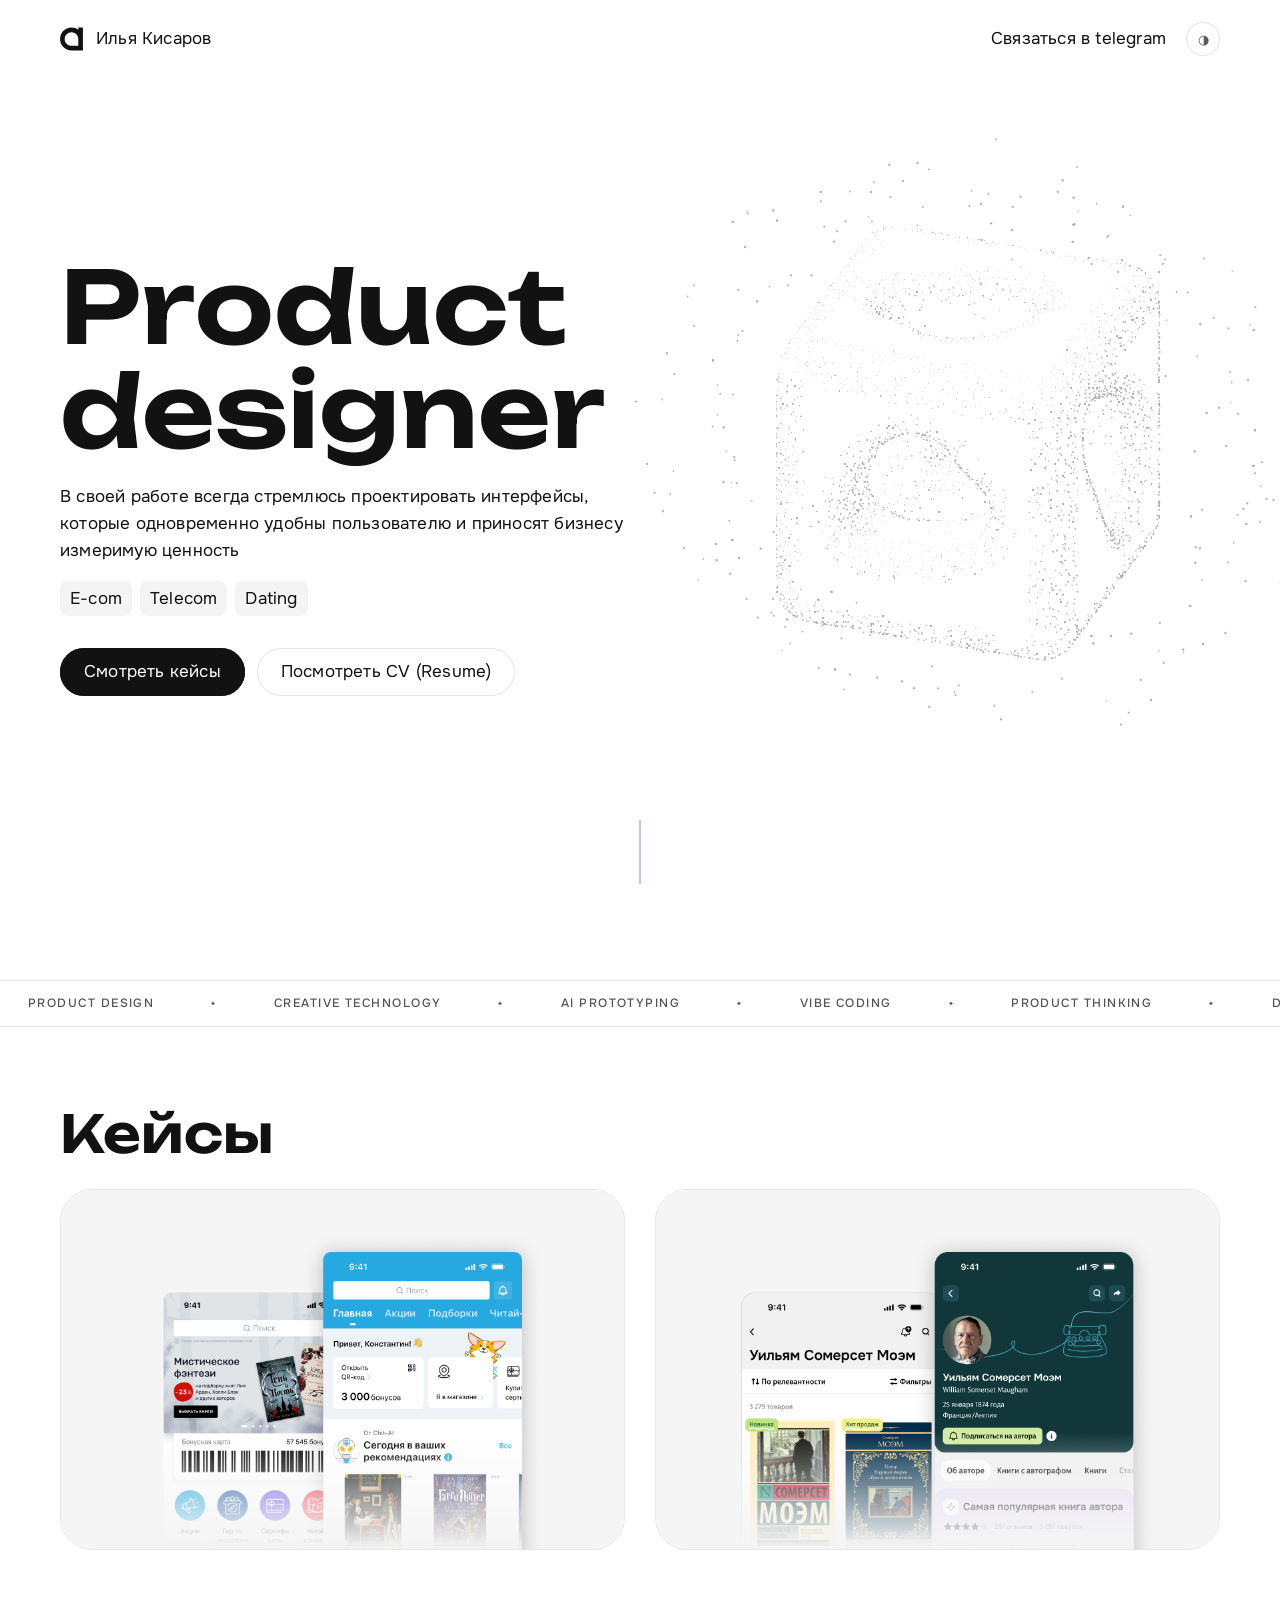
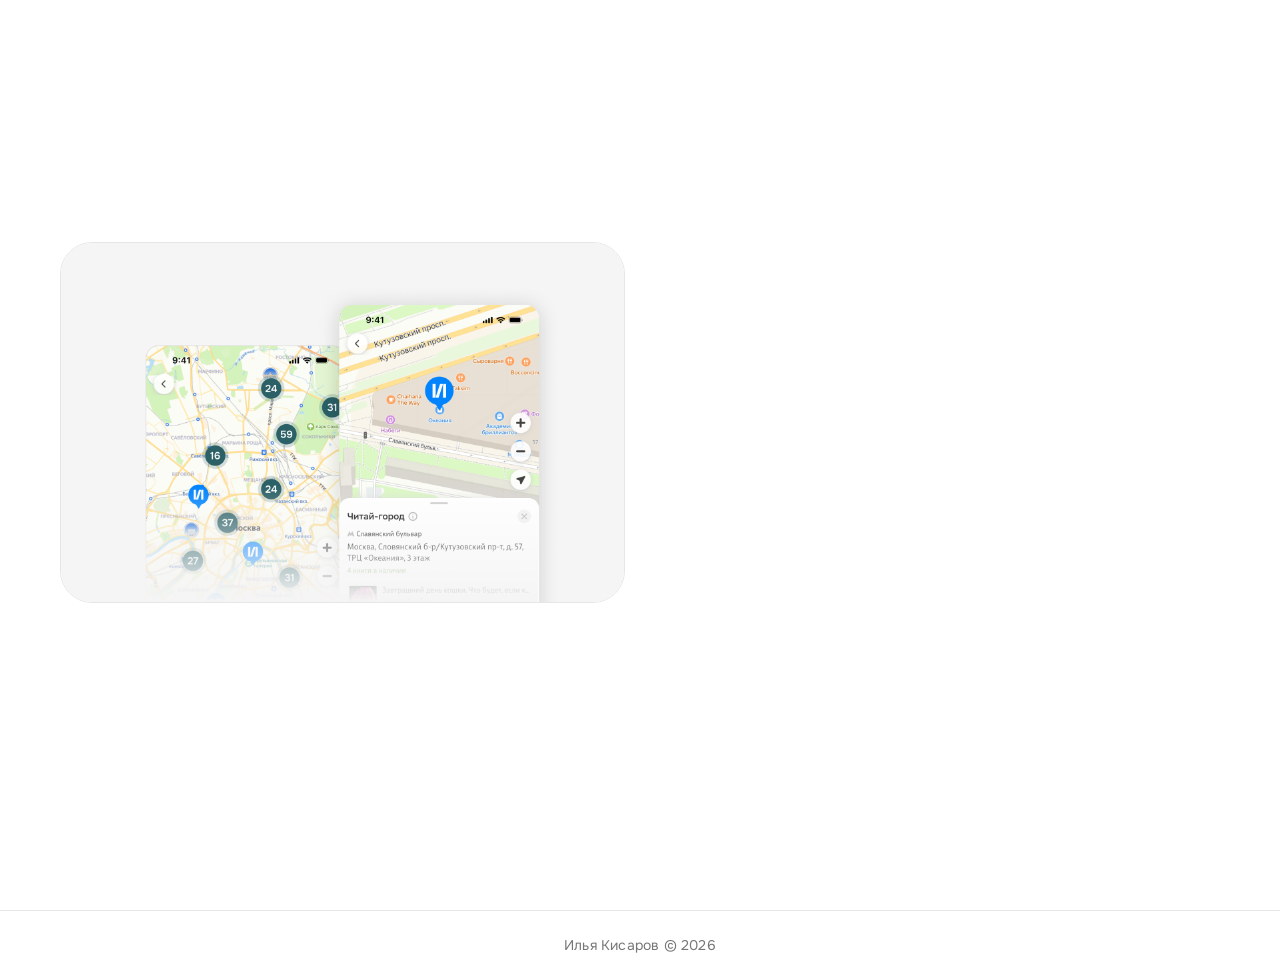
<file: index.html>
<!DOCTYPE html>
<html lang="ru">
<head>
  <meta charset="UTF-8">
  <meta name="viewport" content="width=device-width, initial-scale=1.0">
  <title>Илья Кисаров — Product Designer</title>
  <link rel="icon" href="./img/favicon.ico" type="image/x-icon">
  <link rel="preconnect" href="https://fonts.googleapis.com">
  <link rel="preconnect" href="https://fonts.gstatic.com" crossorigin>
  <link href="https://fonts.googleapis.com/css2?family=Google+Sans:ital,opsz,wght@0,17..18,400..700;1,17..18,400..700&amp;family=Onest:wght@100..900&amp;family=Unbounded:wght@200..900&amp;display=swap" rel="stylesheet" media="print" onload="this.media='all'" onerror="this.dataset.fontError=''" data-page-fonts="600 1em Unbounded,400 1em Onest,500 1em Onest">
  <noscript>
    <link href="https://fonts.googleapis.com/css2?family=Google+Sans:ital,opsz,wght@0,17..18,400..700;1,17..18,400..700&amp;family=Onest:wght@100..900&amp;family=Unbounded:wght@200..900&amp;display=swap" rel="stylesheet">
  </noscript>
  <script src="./js/page-loader.js" data-hero-geometry="./img/system/hero-cube.buf"></script>
  <script src="./js/main.js" defer></script>
  <link rel="stylesheet" href="./style/style.css">
  <script src="./js/palette.js" defer></script>
  <script src="./js/weight-hover.js" defer></script>
  <script src="./js/intro-reveal.js" defer></script>
  <script src="./js/screen-paint.js" defer></script>
  <script src="./js/hero-cube.js" defer></script>
  <script src="./js/card-image-hover.js" defer></script>
  <script src="./js/card-scroll-warp.js" defer></script>
</head>
<body>
  <div class="page-loader">
    <svg class="page-loader__spiral" viewBox="0 0 1000 1000" fill="none" preserveAspectRatio="none" aria-hidden="true">
      <path d="M43 259C296 11.5688 994 -3 922.994 498.259C851.988 999.517 281.229 1004.28 123 767C-35.2287 529.721 179 259 472 259C765 259 792 498.259 659 654C526 809.741 319 755 285 669.001C251 583.001 299 452 496 452C693 452 876.073 639.171 935 937.001" pathLength="1" stroke="currentColor" stroke-linecap="round" stroke-linejoin="round"/>
    </svg>
    <span class="page-loader__progress" role="progressbar" aria-label="Загрузка сайта" aria-valuenow="0">0%</span>
  </div>
  <nav id="nav" class="site-nav" aria-label="Навигация">
    <span class="nav-logo">
      <img src="./img/logo_a.svg" width="24" height="24" alt="">
      <span>Илья Кисаров</span>
    </span>
    <div class="nav-right">
      <a href="https://t.me/iananaz" target="_blank" rel="noopener" class="button nav-contact">Связаться в telegram</a>
      <button class="theme-btn" type="button" aria-label="Включить тёмную тему">
        <span class="t-icon" aria-hidden="true">◑</span>
        <span class="button__ink" aria-hidden="true">◑</span>
      </button>
    </div>
  </nav>
  <div class="page">
    <div class="container">

      <!-- Hero Section -->
      <section class="hero">
        <div class="hero__content">
          <h1 class="hero__name" data-depth="1" aria-label="Product designer">
            <span class="hero__title-variant" data-current aria-hidden="true">Product</span>
            <span class="hero__title-variant" aria-hidden="true">AI-native</span>
            <span class="hero__title-variant" aria-hidden="true"><span class="hero__title-long-word">Experience</span></span>
            <span class="hero__title-variant" aria-hidden="true">Creative</span>
            <span class="hero__title-suffix" aria-hidden="true">designer</span>
          </h1>
          <div data-reveal-delay="0">
            <p class="hero__bio" data-depth="0.5">В своей работе всегда стремлюсь проектировать интерфейсы, которые одновременно удобны пользователю и приносят бизнесу измеримую ценность</p>
          </div>
          <div data-reveal-delay="120">
            <ul class="hero__skills" data-depth="0.5" role="list">
              <li class="hero__badge">E-com</li>
              <li class="hero__badge">Telecom</li>
              <li class="hero__badge">Dating</li>
            </ul>
          </div>
          <div data-reveal-delay="360">
            <div class="hero__links" data-depth="0.3">
              <a href="#projects-title" class="button primary">Смотреть кейсы</a>
              <a href="https://drive.google.com/file/d/12_Z9RBafmloS2RiC_0VtZUABC2Uxm3ab/view?usp=sharing" target="_blank" class="button secondary">Посмотреть CV (Resume)</a>
            </div>
          </div>
        </div>
        <div class="hero__cube" aria-hidden="true"><canvas></canvas></div>
        <div class="scroll-hint" aria-hidden="true"></div>
      </section>

      <div class="marquee-wrap" lang="en">
        <div class="marquee-track">
          <ul class="marquee-group" role="list">
            <li>Product Design</li>
            <li>Creative Technology</li>
            <li>AI Prototyping</li>
            <li>Vibe Coding</li>
            <li>Product Thinking</li>
            <li>Design Systems</li>
            <li>0→1 Product Work</li>
            <li>A/B Testing</li>
            <li>UX Testing</li>
            <li>Design × Engineering</li>
            <li>AI-assisted Workflows</li>
            <li>Animation</li>
          </ul>
          <ul class="marquee-group" aria-hidden="true">
            <li>Product Design</li>
            <li>Creative Technology</li>
            <li>AI Prototyping</li>
            <li>Vibe Coding</li>
            <li>Product Thinking</li>
            <li>Design Systems</li>
            <li>0→1 Product Work</li>
            <li>A/B Testing</li>
            <li>UX Testing</li>
            <li>Design × Engineering</li>
            <li>AI-assisted Workflows</li>
            <li>Animation</li>
          </ul>
        </div>
      </div>

      <!-- Projects Grid -->
      <section class="projects" aria-labelledby="projects-title">
        <h2 class="projects__title" id="projects-title">Кейсы</h2>
        <div class="projects__grid">
          <!-- Card 1 -->
          <a href="./page/redesign_dashboard.html" class="card">
            <div class="card__image">
              <img src="./img/cover/redesign_dashboard.webp" alt="Редизайн Главного экрана">
            </div>
            <div class="card__content">
              <div data-reveal-delay="0">
                <p class="caption">Читай-город • app</p>
              </div>
              <h3 class="card__title">Редизайн Главного экрана</h3>
              <div data-reveal-delay="120">
                <p class="card__description">Масштабная переработка навигации и начального вьюпорта</p>
              </div>
            </div>
          </a>

          <!-- Card 2 -->
          <a href="./page/new_section_author.html" class="card">
            <div class="card__image">
              <img src="./img/cover/new_section_author.webp" alt="Новый раздел Авторы">
            </div>
            <div class="card__content">
              <div data-reveal-delay="0">
                <p class="caption">Читай-город • app</p>
              </div>
              <h3 class="card__title">Новый раздел «Авторы»</h3>
              <div data-reveal-delay="120">
                <p class="card__description">Переработка экрана автора, чтобы он стал более полезным для выбора книг и помогал пользователям в поиске контента</p>
              </div>
            </div>
          </a>

          <!-- Card 3 -->
          <a href="./page/new_flow_booking.html" class="card">
            <div class="card__image">
              <img src="./img/cover/new_flow_booking.webp" alt="Новое флоу бронирования">
            </div>
            <div class="card__content">
              <div data-reveal-delay="0">
                <p class="caption">Читай-город • app</p>
              </div>
              <h3 class="card__title">Новое флоу бронирования</h3>
              <div data-reveal-delay="120">
                <p class="card__description">Упрощаю пользовательский путь, сокращая процесс оформления до одного клика</p>
              </div>
            </div>
          </a>
        </div>
      </section>
      <footer class="site-footer" id="contact">
        <p>Илья Кисаров © 2026</p>
      </footer>
    </div>
  </div>
  <div class="project-cursor" aria-hidden="true">
    <svg class="project-cursor__arrow" xmlns="http://www.w3.org/2000/svg" width="24" height="24" fill="none" viewBox="0 0 24 24">
      <path stroke="currentColor" stroke-linecap="round" stroke-linejoin="round" stroke-width="2" d="M3.515 12h16.97m0 0L13.01 4.525M20.485 12l-7.475 7.476"></path>
    </svg>
  </div>
</body>
</html>
</file>
<file: style/style.css>
:root {
  color-scheme: light;
  /* Фоны и границы */
  --color-page-bg: #fff;
  --color-page-loader: #121212;
  --color-case-header-bg: #f5f5f5;
  --color-border: #e6e6e6;
  --color-divider: #dadada;

  /* Текст и ссылки */
  --color-text: #121212;
  --color-text-secondary: #525252;
  --color-caption: #777;
  --color-text-positive: #0d8c5e;
  --color-card-link-hover: #1858c7;

  /* Кнопки */
  --color-button-bg: #121212;
  --color-button-text: #fff;
  --color-button-primary-bg-hover: var(--color-page-bg);
  --color-button-primary-text-hover: var(--color-text);
  --color-button-back-bg-hover: #303030;
  --color-button-outline: #0000001a;
  --color-button-outline-hover: #121212;

  /* Плавающая навигация */
  --color-nav-bg: #f4f4f4;
  --color-nav-muted: #5b5a57;

  /* Подсветка и бейджи */
  --color-case-glow: #6366f1;
  --color-case-glow-authors: #20acbb;
  --color-badge-bg: #f8ede2;
  --color-badge-text: #d86111;
  --color-skill-badge-bg: #f4f4f4;

  /* Линия при прокрутке и частицы куба */
  --color-scroll-line-start: #2a38ee;
  --color-scroll-line-end: #5a90ff;
  --color-scroll-hint: #1858c7;
  --color-cube-particles: #b1b1b1;

  /* Белый слой нужен для инверсии изображения под курсором в обеих темах. */
  --color-project-cursor-bg: #fff;
  --color-project-cursor-icon: #121212;

  --page-max-width: 1920px;
  --page-gutter: 100px;
  --page-inline-edge: max(var(--page-gutter), calc((100% - var(--page-max-width)) / 2 + var(--page-gutter)));
}

:root[data-theme="dark"] {
  color-scheme: dark;

  /* Фоны и границы */
  --color-page-bg: #121212;
  --color-page-loader: #080808;
  --color-page-loader-spiral: #242424;
  --color-case-header-bg: #1c1c1c;
  --color-border: #333;
  --color-divider: #3d3d3d;

  /* Текст и ссылки */
  --color-text: #f4f4f4;
  --color-text-secondary: #b5b5b5;
  --color-caption: #a1a1a1;
  --color-text-positive: #50d49c;
  --color-card-link-hover: #79a6ff;

  /* Кнопки */
  --color-button-bg: #f4f4f4;
  --color-button-text: #121212;
  --color-button-back-bg-hover: #d8d8d8;
  --color-button-outline: #ffffff26;
  --color-button-outline-hover: #f4f4f4;

  /* Плавающая навигация */
  --color-nav-bg: #242424;
  --color-nav-muted: #b5b5b5;

  /* Подсветка и бейджи */
  --color-case-glow: #8183ff;
  --color-case-glow-authors: #39c5d2;
  --color-badge-bg: #35251a;
  --color-badge-text: #ffa866;
  --color-skill-badge-bg: #242424;

  /* Линии и частицы куба */
  --color-scroll-line-start: #7b83ff;
  --color-scroll-line-end: #8db2ff;
  --color-scroll-hint: #79a6ff;
  --color-cube-particles: #606060;

  --color-project-cursor-icon: #000;
}

*,
*::before,
*::after {
  margin: 0;
  padding: 0;
  box-sizing: border-box;
}

html {
  background-color: var(--color-page-bg);
  -webkit-text-size-adjust: 100%;
  text-size-adjust: 100%;
  cursor: url("../img/system/cursor.png") 1 1, auto;
  cursor: -webkit-image-set(url("../img/system/cursor.png") 1x, url("../img/system/cursor@2x.png") 2x) 1 1, auto;
  cursor: image-set(url("../img/system/cursor.png") 1x, url("../img/system/cursor@2x.png") 2x) 1 1, auto;
}

a,
button,
summary,
select,
label:has(input[type="checkbox"]),
[role="button"],
input[type="submit"] {
  cursor: url("../img/system/cursor-hand.png") 11 1, pointer;
  cursor: -webkit-image-set(url("../img/system/cursor-hand.png") 1x, url("../img/system/cursor-hand@2x.png") 2x) 11 1, pointer;
  cursor: image-set(url("../img/system/cursor-hand.png") 1x, url("../img/system/cursor-hand@2x.png") 2x) 11 1, pointer;
}

img {
  display: block;
  max-width: 100%;
}

body {
  font-family: 'Onest', Arial, Helvetica, sans-serif;
  font-size: calc(1rem + 2px);
  letter-spacing: 0.2px;
  background: var(--color-page-bg);
  color: var(--color-text);
  -webkit-font-smoothing: antialiased;
}

/* Все заголовки, включая добавленные позже в HTML. */
h1, h2, h3, h4, h5, h6, [role="heading"] {
  font-family: "Unbounded", sans-serif;
  letter-spacing: normal;
  font-optical-sizing: auto;
  font-style: normal;
  overflow-wrap: anywhere;
}

.weight-hover-word {
  display: inline-block;
  width: max-content;
  max-width: 100%;
  vertical-align: baseline;
}

.weight-hover-letter {
  display: inline-block;
  white-space: pre;
  text-align: center;
}

.page {
  max-width: var(--page-max-width);
  margin: 0 auto;
  padding: 100px var(--page-gutter) 300px;
}

.container {
  display: flex;
  flex-direction: column;
  gap: 60px;
}

.header {
  position: relative;
  isolation: isolate;
  display: flex;
  align-items: center;
  min-height: 539px;
  background: var(--color-case-header-bg);
  border: 1px solid var(--color-border);
  border-radius: 32px;
  overflow: hidden;

  -webkit-transform: translateZ(0);
  transform: translateZ(0);
}

.header__image-left {
  position: absolute;
  top: -357px;
  right: -284px;
  z-index: 0;
  width: 924px;
  height: 924px;
  border-radius: 50%;
  background: var(--color-case-glow);
  opacity: 0.14;
  -webkit-filter: blur(100px);
  filter: blur(100px);
  pointer-events: none;
}

.header__image-left--authors {
  background: var(--color-case-glow-authors);
}

.header__image-right {
  position: absolute;
  bottom: 0;
  right: 0;
  width: 752px;
  height: 539px;
  z-index: 1;
  overflow: hidden;
}

.header__image-right img {
  display: block;
  width: 100%;
  height: 100%;
  object-fit: cover;
}

.header__content {
  min-width: 0;
  position: relative;
  z-index: 2;
  display: flex;
  flex-direction: column;
  gap: 40px;
  max-width: 830px;
  padding: 60px 60px;
}

.header__badges {
  display: flex;
  flex-wrap: wrap;
  gap: 12px;
}

.badge {
  padding: 4px 10px;
  border-radius: 6px;
  font-size: 13px;
  font-weight: 600;
  line-height: 1;
  text-transform: uppercase;
}

.badge--coming-soon {
  color: var(--color-badge-text);
  background: var(--color-badge-bg);
}

.header__text {
  display: flex;
  flex-direction: column;
  gap: 16px;
}

.header__title {
  font-size: 72px;
  font-weight: 700;
  line-height: 1.04;
}

.header__subtitle {
  color: var(--color-text-secondary);
  font-size: 22px;
  font-weight: 400;
  line-height: 1.4;
}

.header__author {
  display: flex;
  align-items: center;
  gap: 16px;
}

.header__avatar {
  width: 52px;
  height: 52px;
  overflow: hidden;
  flex-shrink: 0;
  border-radius: 50%;
}

.header__avatar img {
  display: block;
  width: 100%;
  height: 100%;
  object-fit: cover;
}

.header__author-info {
  display: flex;
  flex-direction: column;
  gap: 4px;
}

.header__author-name {
  font-size: 16px;
  font-weight: 600;
}

.header__author-role {
  color: var(--color-text-secondary);
  font-size: 14px;
}

.content {
  display: flex;
  flex-direction: column;
  gap: 100px;
  max-width: 955px;
  margin: 0 auto;
}

.section {
  display: flex;
  flex-direction: column;
  gap: 20px;
}

.section__title {
  font-size: 40px;
  font-weight: 600;
  line-height: 1.04;
}

.section__text {
  font-size: 22px;
  line-height: 1.6;
}

.caption {
  font-size: 20px;
  line-height: 1.6;
  color: var(--color-caption);
}

.text-medium {
  font-weight: 600;
}

.text-green-medium {
  font-weight: 600;
  color: var(--color-text-positive);
}

.section-with-image {
  display: flex;
  flex-direction: column;
  gap: 40px;
}

.separator {
  width: 100%;
  height: 1px;
  margin: 12px 0;
  background: var(--color-divider);
}

.conclusion-heading {
  font-weight: 600;
}

.footer-text {
  font-size: 42px;
  font-weight: 600;
  line-height: 1.04;
  text-align: center;
}

.section__list {
  padding-left: 24px;
  font-size: 22px;
  line-height: 1.6;
}

.section__list li + li {
  margin-top: 20px;
}

.section__list ul {
  margin-top: 20px;
}


/* index */
.site-nav {
  container-type: inline-size;
  position: fixed;
  top: 0;
  left: 0;
  right: 0;
  z-index: 200;
  display: flex;
  align-items: center;
  justify-content: space-between;
  gap: 8px;
  padding: 22px var(--page-inline-edge);
  transition:
    padding 0.45s cubic-bezier(0.4, 0, 0.2, 1),
    top 0.45s cubic-bezier(0.4, 0, 0.2, 1),
    left 0.45s cubic-bezier(0.4, 0, 0.2, 1),
    right 0.45s cubic-bezier(0.4, 0, 0.2, 1),
    border-radius 0.45s cubic-bezier(0.4, 0, 0.2, 1);
}

.site-nav.scrolled {
  --nav-scrolled-inset: 32%;
  top: 16px;
  inset-inline: clamp(16px, calc((100% - 488px) / 2), var(--nav-scrolled-inset));
  gap: 48px;
  padding: 16px 16px 16px 24px;
  border-radius: 100px;
}

.site-nav::before {
  content: '';
  position: absolute;
  inset: 0;
  z-index: -1;
  border-radius: inherit;
  pointer-events: none;
  transition: background-color 0.4s ease;
}

.site-nav.scrolled::before {
  background-color: color-mix(in srgb, var(--color-nav-bg) 70%, transparent);
  -webkit-backdrop-filter: blur(20px);
  backdrop-filter: blur(20px);
}

.site-nav :is(.nav-logo, .nav-contact) {
  color: var(--color-text);
  font-size: 17px;
  font-weight: 400;
  line-height: 1.2;
}

.site-nav .nav-logo {
  display: inline-flex;
  align-items: center;
  gap: 12px;
  white-space: nowrap;
}

.site-nav .nav-logo img {
  flex: none;
  filter: brightness(0.07);
}

:root[data-theme="dark"] .site-nav .nav-logo img {
  filter: none;
}

.site-nav .nav-right {
  display: flex;
  align-items: center;
  gap: 8px;
  min-width: 0;
}

.site-nav .nav-contact {
  flex: none;
  height: auto;
  min-height: 34px;
  padding: 2px 12px;
  border-radius: 100px;
  white-space: nowrap;
}

.site-nav .nav-contact .button__label {
  line-height: inherit;
}

@container (width < 394px) {
  .site-nav .nav-contact {
    display: none;
  }
}

.site-nav .theme-btn {
  display: grid;
  place-items: center;
  flex: none;
  width: 34px;
  aspect-ratio: 1;
  border: 0;
  border-radius: 100px;
  color: var(--color-nav-muted);
  font-size: 13px;
  line-height: 1;
}

.site-nav--entering :is(.nav-logo, .nav-right) {
  animation: site-nav-fade-in 0.7s cubic-bezier(0.333333, 1, 0.666667, 1) backwards;
}

.site-nav--entering .nav-right {
  animation-delay: 0.12s;
}

@keyframes site-nav-fade-in {
  from { opacity: 0; }
  to { opacity: 1; }
}

@media (prefers-reduced-motion: reduce) {
  .site-nav,
  .site-nav::before {
    transition: none;
  }

  .site-nav--entering :is(.nav-logo, .nav-right) {
    animation: none;
  }
}

.page-loader {
  display: none;
  position: fixed;
  inset: 0;
  z-index: 1000;
  place-items: center;
  overflow: hidden;
  color: var(--color-page-loader);
  background: currentColor;
}

:root[data-page-loading] {
  overflow: hidden;
}

:root[data-page-loading] .page-loader,
.page-loader--revealing {
  display: grid;
}

:root[data-page-loading] .page-loader ~ :is(.site-nav, .page, .back-button) {
  visibility: hidden;
}

.page-loader__progress {
  position: relative;
  color: #fff;
  font-family: system-ui, sans-serif;
  font-size: 24px;
  letter-spacing: normal;
  font-weight: 600;
  line-height: 1.2;
  font-variant-numeric: tabular-nums;
}

.page-loader--revealing {
  background: transparent;
  pointer-events: none;
}

.page-loader--revealing .page-loader__progress {
  display: none;
}

.page-loader__spiral {
  position: absolute;
  inset: 50% auto auto 50%;
  width: 130vmax;
  height: 130vmax;
  transform: translate(-50%, -50%);
}

.page-loader__spiral path {
  stroke: var(--color-page-loader-spiral, currentColor);
  stroke-width: 30%;
  stroke-dasharray: 1 1;
  stroke-dashoffset: 0;
}

.page-loader--revealing .page-loader__spiral path {
  animation: page-loader-unwind 1250ms ease-in forwards;
  animation-timing-function: linear(0, 0.03125 12.5%, 0.125 25%, 0.28125 37.5%, 0.5 50%, 0.71875 62.5%, 0.875 75%, 0.96875 87.5%, 1);
}

@keyframes page-loader-unwind {
  to {
    stroke-width: 5%;
    stroke-dashoffset: -1;
  }
}

@media (prefers-reduced-motion: reduce) {
  .page-loader--revealing .page-loader__spiral path {
    animation: none;
  }
}

.page:has(.hero) {
  position: relative;
  overflow-x: clip;
  max-width: none;
  padding-block: 0;
  padding-inline: 0;
}

.page:has(.hero) > .container {
  gap: 0;
}

.page:has(.hero) > .container > :is(.hero, .projects) {
  margin-inline: var(--page-inline-edge);
}

.hero {
  position: relative;
  display: grid;
  grid-template-columns: minmax(0, 1.2fr) minmax(0, 1fr);
  align-items: center;
  text-align: left;
  gap: clamp(24px, 4vw, 72px);
  min-height: 100vh;
  min-height: 100dvh;
  padding: 150px 0 100px 0;
}

.hero__content {
  container-type: inline-size;
  position: relative;
  z-index: 1;
  display: flex;
  flex-direction: column;
  align-items: flex-start;
}

.hero__content > [data-reveal-delay] {
  width: 100%;
}

.hero__cube {
  position: relative;
  align-self: stretch;
  justify-self: end;
  width: 100%;
  max-width: 640px;
}

.hero__cube canvas {
  position: absolute;
  top: 45%;
  left: 50%;
  display: block;
  width: 150%;
  height: auto;
  aspect-ratio: 1;
  transform: translate(-50%, -50%);
  pointer-events: none;
}

.hero__name {
  display: grid;
  grid-template-columns: minmax(0, 1fr);
  width: 100%;
  margin-bottom: 20px;
  font-size: 100px;
  font-weight: 600;
  line-height: 1.04;
  text-wrap: balance;
  color: var(--color-text);
}

.hero__title-variant {
  grid-area: 1 / 1;
  font-size: min(1em, 17.5cqw);
}

.hero__title-suffix {
  grid-area: 2 / 1;
}

.hero__title-variant:not([data-current]) {
  visibility: hidden;
}

.hero__title-long-word {
  font-size: min(1em, 14cqw);
}

.hero__name .weight-hover-letter {
  position: relative;
}

[data-reveal-delay] > [data-intro-reveal="waiting"],
:is(.hero__name, .card__title)[data-intro-reveal="waiting"] {
  opacity: 0;
}

.card__title[data-intro-reveal="playing"] .weight-hover-word {
  clip-path: inset(-0.15em -0.15em -0.2em);
}

.hero__name[data-intro-reveal="playing"] :is(.hero__title-variant[data-current], .hero__title-suffix),
.hero__name[data-intro-reveal="rotating"] .hero__title-variant[data-current] {
  overflow: clip;
  overflow-clip-margin: 0.2em;
}

.hero__bio,
.hero__skills {
  font-size: 17px;
  font-weight: 400;
  line-height: 1.6;
  color: var(--color-text);
}

.hero__bio {
  max-width: 54ch;
  margin-bottom: 16px;
}

.hero__skills {
  display: flex;
  flex-wrap: wrap;
  gap: 8px;
  margin-bottom: 32px;
  list-style: none;
}

.hero__badge {
  padding: 4px 10px;
  border-radius: 8px;
  background-color: var(--color-skill-badge-bg);
}

.hero__links {
  display: flex;
  flex-wrap: wrap;
  gap: 12px;
}

.hero__links .button {
  border-radius: 999px;
}

.scroll-hint {
  position: absolute;
  bottom: 16px;
  left: 50%;
  translate: -50% 0;
  width: 1px;
  height: 64px;
  overflow: hidden;
  background-color: var(--color-border);
  pointer-events: none;
}

@media (prefers-reduced-motion: no-preference) {
  .scroll-hint::after {
    content: '';
    position: absolute;
    inset: 0;
    background-color: var(--color-scroll-hint);
    animation: scroll-hint-line 2.4s ease infinite;
  }
}

@keyframes scroll-hint-line {
  from { transform: translateY(-100%); }
  to { transform: translateY(100%); }
}

.button,
.site-nav .theme-btn {
  --button-fill-duration: 240ms;
  --button-roll-delay: 100ms;
  --button-fill-ease: cubic-bezier(0.22, 0.61, 0.36, 0.7);
  position: relative;
  overflow: hidden;
  background-color: transparent;
  background-image: linear-gradient(var(--button-fill-color), var(--button-fill-color));
  background-position: center bottom;
  background-repeat: no-repeat;
  background-size: 100% 0%;
  transition:
    background-size var(--button-fill-duration) var(--button-fill-ease),
    box-shadow var(--button-fill-duration) var(--button-fill-ease);
}

.button {
  display: inline-flex;
  align-items: center;
  justify-content: center;
  height: 48px;
  padding: 0 24px;
  border: 0;
  border-radius: 12px;
  font-family: inherit;
  font-size: 17px;
  font-weight: 500;
  text-decoration: none;
}

.button.primary,
.button.secondary {
  font-weight: 400;
}

.button.primary {
  --button-fill-color: var(--color-button-primary-bg-hover);
  --button-ink-color: var(--color-button-primary-text-hover);
  color: var(--color-button-text);
  background-color: var(--color-button-bg);
  box-shadow: inset 0 0 0 1px var(--color-button-bg);
}

:is(.button:has(.button__ink), .site-nav .theme-btn):is(:hover, :focus-visible) {
  background-size: 100% 100%;
}

.button__ink {
  position: absolute;
  inset: 0;
  display: flex;
  align-items: center;
  justify-content: center;
  padding: inherit;
  color: var(--button-ink-color);
  pointer-events: none;
  clip-path: inset(100% 0 0);
  transition: clip-path var(--button-fill-duration) var(--button-fill-ease);
}

:is(.button, .site-nav .theme-btn):is(:hover, :focus-visible) .button__ink {
  clip-path: inset(0);
}

@supports (mask-position: 50% 50%) {
  :is(.button, .site-nav .theme-btn):has(> .button__ink) {
    background-image: none;
  }

  :is(.button, .site-nav .theme-btn) > .button__ink {
    background-color: var(--button-fill-color);
    border-radius: inherit;
    box-shadow: inherit;
    clip-path: none;
    /* Закруглённый край входит снизу, вогнутый край уходит вверх. */
    mask-image: url("data:image/svg+xml,%3Csvg xmlns='http://www.w3.org/2000/svg' viewBox='0 0 100 400' preserveAspectRatio='none'%3E%3Cpath d='M0 150C0 122 22 100 50 100S100 122 100 150V300C100 272 78 250 50 250S0 272 0 300Z'/%3E%3C/svg%3E");
    mask-position: 50% 0%;
    mask-size: 100% 400%;
    mask-repeat: no-repeat;
    transition: none;
  }

  :is(.button, .site-nav .theme-btn):not([data-fill-motion]):is(:hover, :focus-visible) > .button__ink {
    mask-position: 50% 50%;
  }
}

.button__label {
  line-height: 1.4;
}

.button__word {
  display: inline-flex;
  vertical-align: top;
}

.button__char-mask {
  position: relative;
  overflow: hidden;
}

.button__char {
  display: block;
}

@media (prefers-reduced-motion: no-preference) {
  .button__char-mask[data-char]::after {
    content: attr(data-char);
    position: absolute;
    inset: 0;
    transform: translateY(100%);
  }

  .button__char-mask[data-char] > .button__char,
  .button__char-mask[data-char]::after {
    transition-property: transform;
    transition-duration: 420ms;
    transition-timing-function: cubic-bezier(0.2, 0.8, 0.2, 1);
  }

  .button__char-mask[data-char] > .button__char {
    transition-property: transform, opacity;
  }

  .button:is(:hover, :focus-visible) .button__char-mask[data-char] > .button__char,
  .button:is(:hover, :focus-visible) .button__char-mask[data-char]::after {
    transition-delay: calc(var(--button-roll-delay) + min(var(--button-char-index) * 20ms, 200ms));
  }

  .button:is(:hover, :focus-visible) .button__char-mask[data-char] > .button__char {
    transform: translateY(-100%);
    opacity: 0;
  }

  .button:is(:hover, :focus-visible) .button__char-mask[data-char]::after {
    transform: translateY(0);
  }
}

.button.secondary,
.site-nav .theme-btn {
  --button-fill-color: var(--color-button-outline-hover);
  --button-ink-color: var(--color-button-text);
  box-shadow: inset 0 0 0 1px var(--color-button-outline);
}

.button.secondary {
  color: var(--color-text);
}

:is(.button.secondary, .site-nav .theme-btn):is(:hover, :focus-visible) {
  box-shadow: inset 0 0 0 1px var(--color-button-outline-hover);
}

@media (prefers-reduced-motion: reduce) {
  .button,
  .site-nav .theme-btn,
  .button__ink {
    transition: none;
  }
}

.marquee-wrap {
  overflow: hidden;
  margin-block: 80px;
  padding-block: 14px;
  border-block: 1px solid var(--color-border);
  color: var(--color-text-secondary);
  font-family: 'Onest', Arial, Helvetica, sans-serif;
  font-size: 12px;
  font-weight: 500;
  line-height: 1.4;
  letter-spacing: 0.12em;
  text-transform: uppercase;
}

.marquee-track {
  display: flex;
  width: max-content;
  animation: marquee-scroll 28s linear infinite;
}

.marquee-group {
  display: flex;
  flex: none;
  justify-content: space-between;
  min-width: 100vw;
  list-style: none;
}

.marquee-group li {
  display: flex;
  align-items: center;
  gap: 56px;
  padding-inline: 28px;
  white-space: nowrap;
}

.marquee-group li::after {
  content: '✦' / '';
  font-size: 7px;
}

.marquee__accessible-label {
  position: absolute;
  width: 1px;
  height: 1px;
  overflow: hidden;
  clip-path: inset(50%);
}

.marquee__letter {
  position: relative;
}

@media (hover: hover) and (pointer: fine) and (prefers-reduced-motion: no-preference) {
  .marquee__letter[data-scramble] {
    color: transparent;
  }

  .marquee__letter[data-scramble]::after {
    content: attr(data-scramble) / '';
    position: absolute;
    top: 0;
    left: 50%;
    transform: translateX(-50%);
    color: var(--color-text);
    pointer-events: none;
  }
}

@keyframes marquee-scroll {
  to { transform: translateX(-50%); }
}

@media (hover: hover) {
  .marquee-wrap:hover .marquee-track {
    animation-play-state: paused;
  }
}

@media (prefers-reduced-motion: reduce) {
  .marquee-track {
    width: auto;
    animation: none;
  }

  .marquee-group {
    flex: 1;
    flex-wrap: wrap;
    justify-content: flex-start;
    gap: 8px 16px;
    min-width: 0;
    padding-inline: var(--page-inline-edge);
  }

  .marquee-group[aria-hidden="true"] {
    display: none;
  }

  .marquee-group li {
    gap: 16px;
    padding-inline: 0;
    white-space: normal;
  }
}

.projects {
  display: grid;
  gap: 32px;
}

.projects__title {
  scroll-margin-top: 88px;
  font-size: 60px;
  font-weight: 600;
  line-height: 1.04;
}

@media (prefers-reduced-motion: no-preference) {
  :root:has(.projects__title:target) {
    scroll-behavior: smooth;
  }
}

.projects__grid {
  display: grid;
  grid-template-columns: repeat(2, minmax(0, 1fr));
  gap: 100px 30px;
}

.site-footer {
  margin-block-start: 96px;
  padding-block: 24px;
  border-block-start: 1px solid var(--color-border);
  color: var(--color-caption);
  font-size: 0.875rem;
  line-height: 1.5;
  text-align: center;
}

.card {
  min-width: 0;
  display: flex;
  flex-direction: column;
  gap: 30px;
  color: inherit;
  text-decoration: none;
}

.card__image {
  width: 100%;
  overflow: hidden;
  border-radius: 32px; 
  border: 1px solid var(--color-border);
}

.card__image img {
  display: block;
  width: 100%;
  height: auto;
  aspect-ratio: auto 1690 / 1078;
  object-fit: cover;
}

@media (width > 768px) and (prefers-reduced-motion: no-preference) {
  .card__image.has-card-blur {
    position: relative;
  }

  .card-pointer-ripple {
    position: absolute;
    top: 0;
    left: 0;
    transform: translate(calc(var(--card-blur-x, 0px) - 50%), calc(var(--card-blur-y, 0px) - 50%));
    pointer-events: none;
  }

  .card__image.has-card-blur::after {
    content: '';
    position: absolute;
    top: 0;
    left: 0;
    width: 192px;
    height: 192px;
    transform: translate(calc(var(--card-blur-x, 0px) - 50%), calc(var(--card-blur-y, 0px) - 50%));
    pointer-events: none;
    -webkit-backdrop-filter: blur(3px);
    backdrop-filter: blur(3px);
    -webkit-mask-image: radial-gradient(circle, #000 24px, transparent 96px);
    mask-image: radial-gradient(circle, #000 24px, transparent 96px);
    opacity: 0;
    transition: opacity 250ms ease-out;
  }

  .card__image.is-card-blurred::after {
    opacity: 1;
    transition-duration: 350ms;
  }
}

.card__image.has-project-cursor {
  cursor: none;
}

.project-cursor {
  position: fixed;
  top: 0;
  left: 0;
  z-index: 150;
  display: grid;
  place-items: center;
  width: 150px;
  aspect-ratio: 1;
  overflow: hidden;
  border-radius: 50%;
  background-color: var(--color-project-cursor-bg);
  color: var(--color-project-cursor-icon);
  mix-blend-mode: difference;
  pointer-events: none;
  opacity: 0;
  transform: translate(-50%, -50%) scale(0.3);
  transition: opacity 0.2s ease, transform 0.4s cubic-bezier(0.22, 1, 0.36, 1);
}

.project-cursor.is-visible {
  opacity: 1;
  transform: translate(-50%, -50%) scale(1);
}

.project-cursor__arrow {
  width: 32px;
  height: 32px;
}

.project-cursor:not(.is-visible) .project-cursor__arrow {
  visibility: hidden;
}

@media (prefers-reduced-motion: no-preference) {
  .project-cursor.is-visible .project-cursor__arrow {
    animation: project-cursor-arrow 0.4s linear infinite;
  }
}

@media (prefers-reduced-motion: reduce) {
  .project-cursor {
    transition: none;
  }
}

@keyframes project-cursor-arrow {
  from { transform: translateX(-92px); }
  to { transform: translateX(92px); }
}

.card:hover .card__title {
  color: var(--color-card-link-hover);
}

.card__content {
  display: flex;
  flex-direction: column;
  gap: 12px;
}

.card__content .caption {
  font-size: 18px;
}

.card__badges {
  display: flex;
  flex-wrap: wrap;
  gap: 8px;
}

.card__title {
  font-size: 34px;
  font-weight: 600;
  line-height: 1.04;
  color: var(--color-text);
  transition: color 0.12s ease;
}

.card__description {
  font-size: 20px;
  font-weight: 400;
  line-height: 1.6;
  color: var(--color-text);
}

.back-button {
  position: fixed;
  left: 50%;
  bottom: 32px;
  z-index: 100;
  display: flex;
  align-items: center;
  justify-content: center;
  height: 48px;
  padding: 0 24px 0 22px;
  border-radius: 999px;
  background: var(--color-button-bg);
  color: var(--color-button-text);
  font-size: 18px;
  font-weight: 600;
  line-height: 1;
  text-decoration: none;
  transform: translateX(-50%);
  transition: transform 0.2s ease, opacity 0.2s ease;
}

.back-button:hover, 
.back-button:active {
  background: var(--color-button-back-bg-hover);
}


/* ==================================== */
/* Adaptive */
/* ==================================== */
@media (max-width: 1440px) {
  :root {
    --page-gutter: 60px;
  }

  .page {
    padding-block: 60px 240px;
  }

  .header__title {
    font-size: 60px;
  }

  .header__image-right {
    right: -80px;
    width: 52%;
    height: auto;
  }

  .header__content {
    max-width: 720px;
    padding: 48px 48px;
  }

  .projects {
    gap: 28px;
  }

  .projects__title {
    font-size: 52px;
  }

  .projects__grid {
    row-gap: 80px;
  }

  .card {
    gap: 24px;
  }
}

@media (width < 1200px) {
  .hero__name {
    font-size: 80px;
  }

  .projects__grid {
    row-gap: 60px;
  }
}

@media (max-width: 1024px) {
  :root {
    --page-gutter: 32px;
  }

  .site-footer {
    margin-block-start: 64px;
  }

  .site-nav.scrolled {
    --nav-scrolled-inset: 20%;
    gap: 8px;
  }

  .page {
    padding-block: 40px 180px;
  }

  .header {
    min-height: 480px;
    border-radius: 24px;
  }

  .header__content {
    max-width: 58%;
    padding: 40px 40px;
  }

  .header__title {
    font-size: 48px;
  }

  .header__subtitle {
    font-size: 20px;
  }

  .header__image-right {
    right: -60px;
  }

  .content {
    max-width: 800px;
  }

  .hero__name {
    font-size: 64px;
  }

  .projects {
    gap: 24px;
  }

  .projects__title {
    font-size: 44px;
  }
  
  .projects__grid {
    row-gap: 52px;
  }
  
  .card__image {
    border-radius: 24px;
  }

  .card__content .caption {
    font-size: 17px;
  }

  .card__title {
    font-size: 30px;
  }

  .card__description {
    font-size: 19px;
  }
}

@media (max-width: 900px) {
  .site-nav {
    padding-block: 18px;
  }

  .site-nav.scrolled {
    top: 12px;
  }

  .hero__links {
    flex-direction: column;
    width: 100%;
    max-width: 300px;
  }

  .card {
    gap: 20px;
  }
}

@media (max-width: 768px) {
  :root {
    --page-gutter: 16px;
  }

  .site-footer {
    margin-block-start: 48px;
    padding-block: 16px;
  }

  .page {
    padding-block: 24px 240px;
  }

  .container {
    gap: 48px;
  }

  .header {
    flex-direction: column;
    min-height: auto;
    border-radius: 20px;
  }

  .header__content {
    max-width: none;
    padding: 40px 28px 0px;
    gap: 28px;
  }

  .header__title {
    font-size: 40px;
  }

  .header__image-right {
    position: relative;
    right: -24px;
    width: 100%;
  }

  .header__image-right img {
    height: auto;
    object-fit: initial;
  }

  .content {
    width: 100%;
    gap: 72px;
  }

  .section__title {
    font-size: 32px;
  }

  .footer-text {
    font-size: 34px;
  }

  .section__text,
  .section__list {
    font-size: 20px;
  }

  .caption {
    font-size: 18px;
  }

  .hero {
    grid-template-columns: minmax(0, 1fr);
    gap: 16px;
  }

  .hero__cube {
    display: none;
  }

  .hero__name {
    font-size: 48px;
  }

  .projects {
    gap: 20px;
  }

  .projects__title {
    font-size: 38px;
  }
  
  .projects__grid {
    grid-template-columns: 1fr;
    gap: 64px;
  }
  
  .card__image {
    border-radius: 20px;
  }
  
  .back-button {
    bottom: 16px;
  }
}

@media (max-width: 480px) {
  .site-nav.scrolled {
    inset-inline: 16px;
  }

  .site-nav .nav-contact {
    padding-inline: 8px;
  }

  .page {
    padding-block-start: 16px;
  }

  .header__content {
    gap: 20px;
  }

  .header__title {
    font-size: 34px;
  }

  .header__subtitle {
    font-size: 18px;
  }

  .header__badges {
    gap: 8px;
  }

  .content {
    gap: 56px;
  }

  .section__title {
    font-size: 28px;
  }

  .footer-text {
    font-size: 22px;
  }

  .section__text,
  .section__list {
    font-size: 18px;
  }

  .section__list {
    padding-left: 20px;
  }

  .section-with-image {
    gap: 28px;
  }

  .hero__links {
    max-width: none;
  }

  .projects {
    gap: 16px;
  }

  .projects__title {
    font-size: 32px;
  }

  .projects__grid {
    gap: 48px;
  }
  
  .card {
    gap: 16px;
  }
  
  .card__image {
    border-radius: 16px;
  }
  
  .card__content .caption {
    font-size: 16px;
  }

  .card__title {
    font-size: 26px;
  }

  .card__description {
    font-size: 18px;
  }
}

@media (max-width: 360px) {
  .projects__grid {
    gap: 44px;
  }
}
</file>
